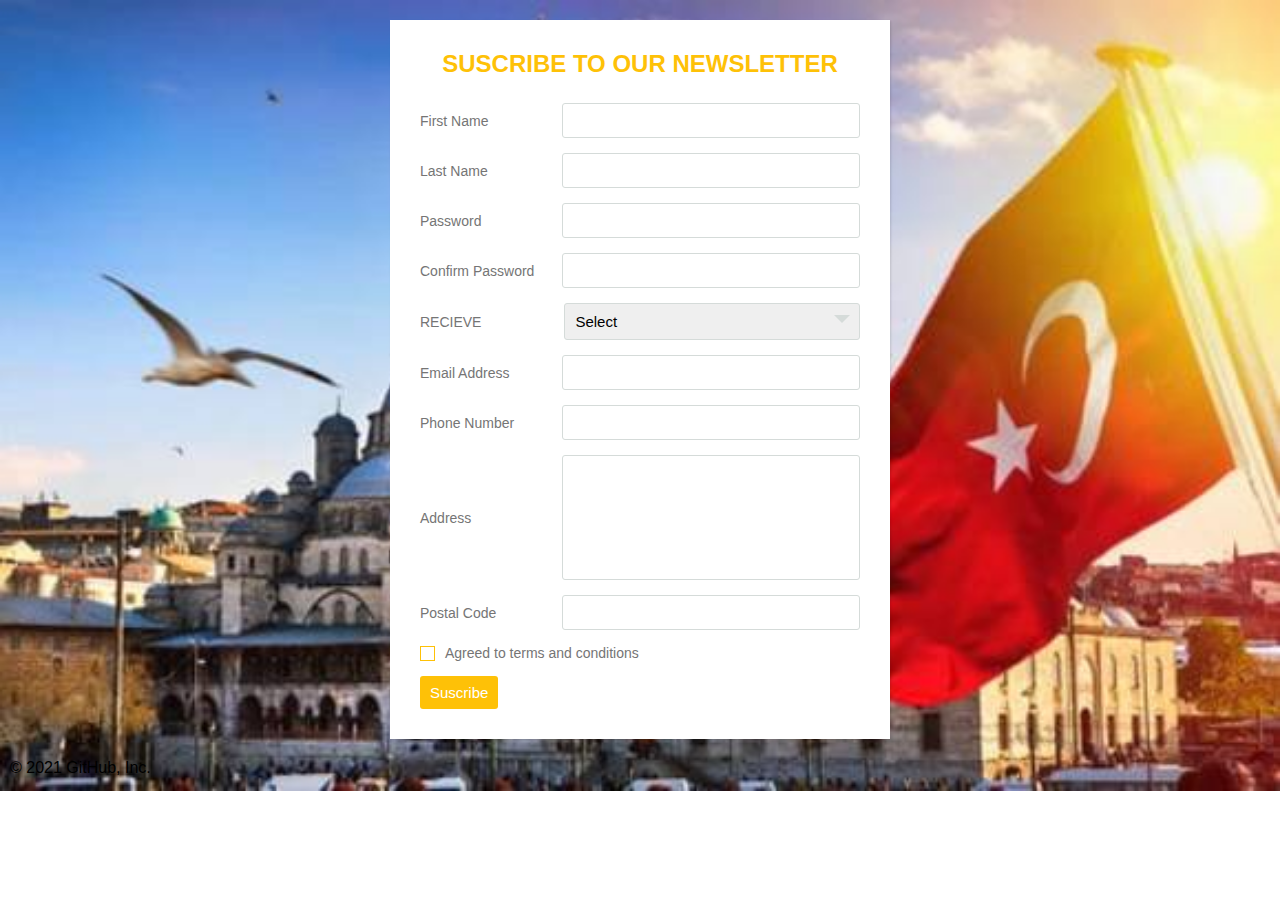
<file: connectwithus.html>
<!DOCTYPE html>
<html lang="en">
<head>
	<meta charset="UTF-8">
  <meta name="viewport" content="width=device-width, initial-scale=1.0">
	<title>connect with us</title>
	<link rel="stylesheet" href="connect.css">
</head>
<body>

<div class="wrapper">
    <div class="title">
      SUSCRIBE TO OUR NEWSLETTER
    </div>
    <div class="form">
       <div class="inputfield">
          <label>First Name</label>
          <input type="text" class="input">
       </div>  
        <div class="inputfield">
          <label>Last Name</label>
          <input type="text" class="input">
       </div>  
       <div class="inputfield">
          <label>Password</label>
          <input type="password" class="input">
       </div>  
      <div class="inputfield">
          <label>Confirm Password</label>
          <input type="password" class="input">
       </div> 
        <div class="inputfield">
          <label>RECIEVE</label>
          <div class="custom_select">
            <select>
              <option value="">Select</option>
              <option value="weekly">Weekly</option>
              <option value="monthly">Monthly</option>
            </select>
          </div>
       </div> 
        <div class="inputfield">
          <label>Email Address</label>
          <input type="text" class="input">
       </div> 
      <div class="inputfield">
          <label>Phone Number</label>
          <input type="text" class="input">
       </div> 
      <div class="inputfield">
          <label>Address</label>
          <textarea class="textarea"></textarea>
       </div> 
      <div class="inputfield">
          <label>Postal Code</label>
          <input type="text" class="input">
       </div> 
      <div class="inputfield terms">
          <label class="check">
            <input type="checkbox">
            <span class="checkmark"></span>
          </label>
          <p>Agreed to terms and conditions</p>
       </div> 
      <div class="inputfield">
        <a href="thankyou.html"><input type="submit" value="Suscribe" class="btn"></a>
      </div>
    </div>
</div>	
	
</body>
</html>
© 2021 GitHub, Inc.
</file>
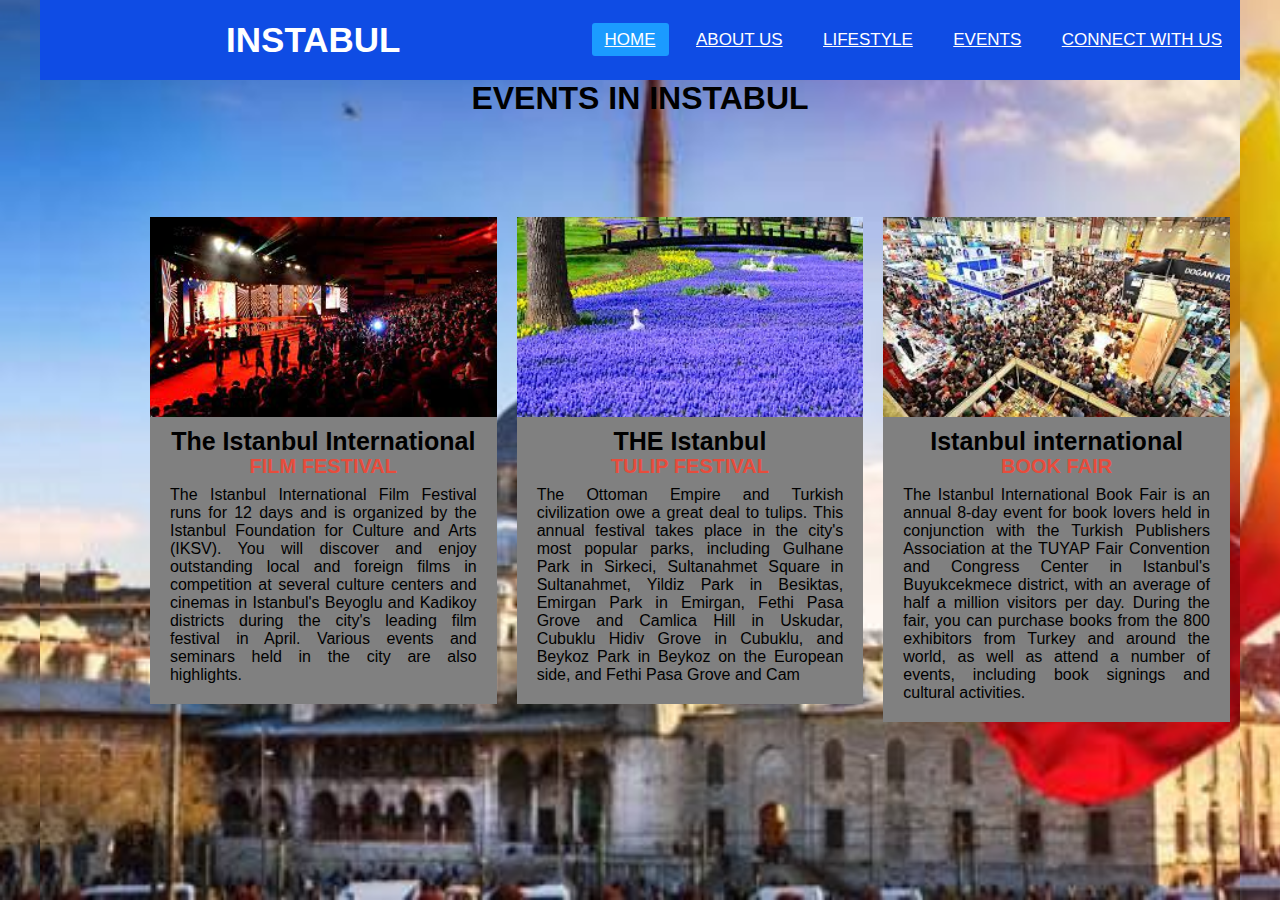
<file: events.html>
<html lang="en" dir="ltr">
   <head>
      <meta charset="utf-8">
      <title>events</title>
      <link rel="stylesheet" href="events.css">
      <script src="https://code.jquery.com/jquery-3.5.1.js"></script>
      <script src="https://cdnjs.cloudflare.com/ajax/libs/OwlCarousel2/2.3.4/owl.carousel.min.js"></script>
      <link rel="stylesheet" href="https://cdnjs.cloudflare.com/ajax/libs/OwlCarousel2/2.3.4/assets/owl.carousel.min.css">
   </head>
   <body>
      <nav>
        <label class="logo">INSTABUL</label>
        <ul>
            <li><a class="active" href="index.html">Home</a></li>
            <li><a href="#">About Us</a></li>
            <li><a href="lifestyle.html">Lifestyle</a></li>
            <li><a href="events.html">Events</a></li>
            <li><a href="connectwithus.html">Connect with us</a></li>
        </ul>
    </nav>
    </div>
    <h1>EVENTS IN INSTABUL</h1>
      <div class="slider owl-carousel">
         <div class="card">
            <div class="img">
               <img src="./images/film.jpg" alt="">
            </div>
            <div class="content">
               <div class="title">
                  The Istanbul International
               </div>
               <div class="sub-title">
                  Film Festival
               </div>
               <p>
                  The Istanbul International Film Festival runs for 12 days and is organized by the Istanbul Foundation for Culture and Arts (IKSV). You will discover and enjoy outstanding local and foreign films in competition at several culture centers and cinemas in Istanbul's Beyoglu and Kadikoy districts during the city's leading film festival in April. Various events and seminars held in the city are also highlights.
               </p>
               <div class="btn">
                  
               </div>
            </div>
         </div>
          <div class="card">
            <div class="img">
               <img src="./images/tulip.jpg" alt="">
            </div>
            <div class="content">
               <div class="title">
                  THE Istanbul
               </div>
               <div class="sub-title">
                 tulip festival
               </div>
               <p>The Ottoman Empire and Turkish civilization owe a great deal to tulips. This annual festival takes place in the city's most popular parks, including Gulhane Park in Sirkeci, Sultanahmet Square in Sultanahmet, Yildiz Park in Besiktas, Emirgan Park in Emirgan, Fethi Pasa Grove and Camlica Hill in Uskudar, Cubuklu Hidiv Grove in Cubuklu, and Beykoz Park in Beykoz on the European side, and Fethi Pasa Grove and Cam
                  
               </p>
               <div class="btn">
                  
               </div>
            </div>
         </div>
          <div class="card">
            <div class="img">
               <img src="./images/book.jpg" alt="">
            </div>
            <div class="content">
               <div class="title">
                 Istanbul international
               </div>
               <div class="sub-title">
                   book fair
               </div>
               <p>
                 The Istanbul International Book Fair is an annual 8-day event for book lovers held in conjunction with the Turkish Publishers Association at the TUYAP Fair Convention and Congress Center in Istanbul's Buyukcekmece district, with an average of half a million visitors per day. During the fair, you can purchase books from the 800 exhibitors from Turkey and around the world, as well as attend a number of events, including book signings and cultural activities.
               </p>
               <div class="btn">
                  
               </div>
            </div>
         </div>
      </div>
      <script>
         $(".slider").owlCarousel({
           loop: true,
           autoplay: true,
           autoplayTimeout: 2000, //2000ms = 2s;
           autoplayHoverPause: true,
         });
      </script>
   </body>
</html>
</file>
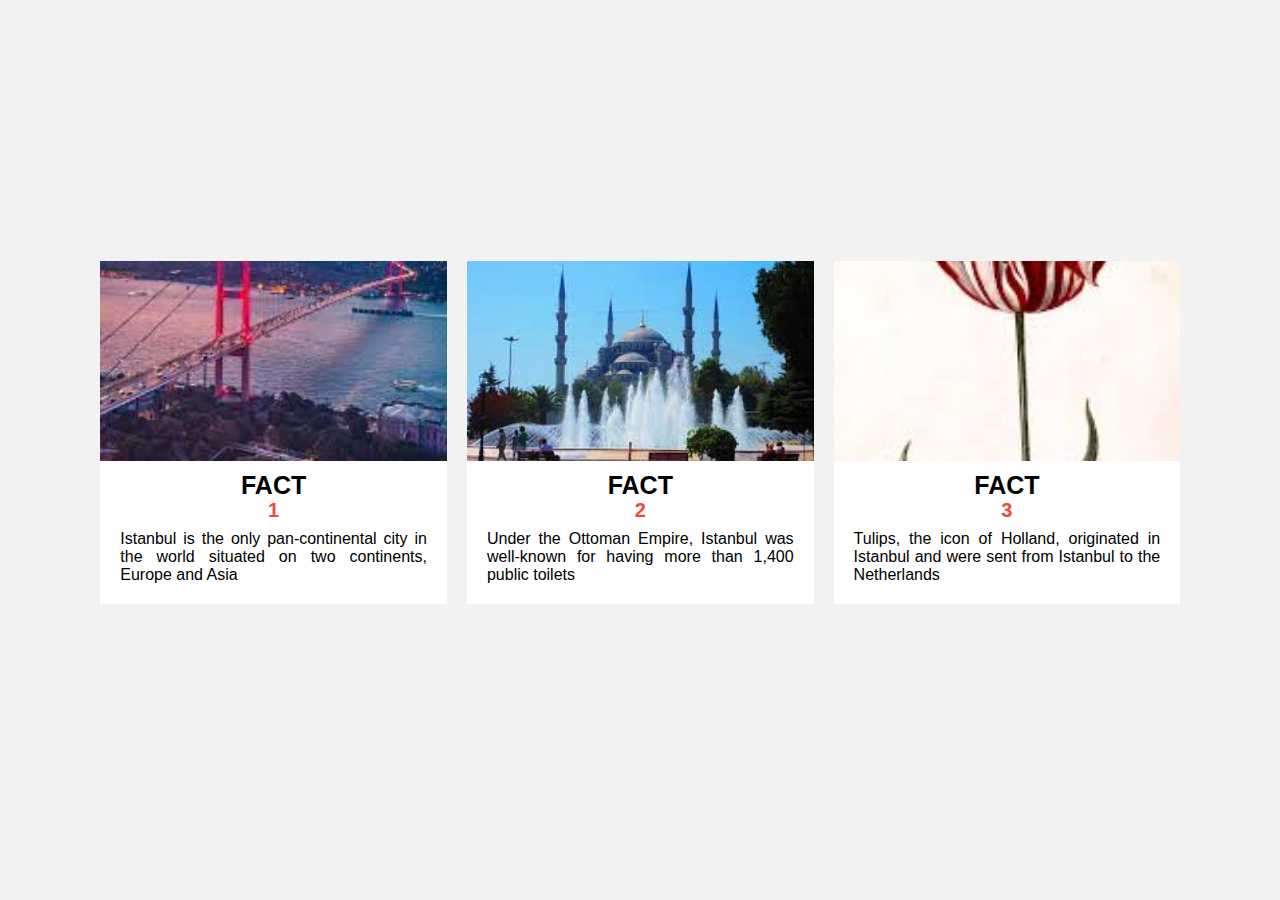
<file: facts.html>
<html lang="en" dir="ltr">
   <head>
      <meta charset="utf-8">
      <title>facts</title>
      <link rel="stylesheet" href="facts.css">
      <script src="https://code.jquery.com/jquery-3.5.1.js"></script>
      <script src="https://cdnjs.cloudflare.com/ajax/libs/OwlCarousel2/2.3.4/owl.carousel.min.js"></script>
      <link rel="stylesheet" href="https://cdnjs.cloudflare.com/ajax/libs/OwlCarousel2/2.3.4/assets/owl.carousel.min.css">
   </head>
   <body>
      <div class="slider owl-carousel">
         <div class="card">
            <div class="img">
               <img src="./images/1.jpg" alt="">
            </div>
            <div class="content">
               <div class="title">
                  FACT
               </div>
               <div class="sub-title">
                  1
               </div>
               <p>
                   Istanbul is the only pan-continental city in the world situated on two continents, Europe and Asia
               </p>
               <div class="btn">
                  
               </div>
            </div>
         </div>
         <div class="card">
            <div class="img">
               <img src="./images/2.jpg" alt="">
            </div>
            <div class="content">
               <div class="title">
                  FACT
               </div>
               <div class="sub-title">
                  2
               </div>
               <p>
                  Under the Ottoman Empire, Istanbul was well-known for having more than 1,400 public toilets
               </p>
               <div class="btn">
                  
               </div>
            </div>
         </div>
         <div class="card">
            <div class="img">
               <img src="./images/3.jpg" alt="">
            </div>
            <div class="content">
               <div class="title">
                  FACT
               </div>
               <div class="sub-title">
                  3
               </div>
               <p>
                  Tulips, the icon of Holland, originated in Istanbul and were sent from Istanbul to the Netherlands
               </p>
               <div class="btn">
                  
               </div>
            </div>
         </div>
          <div class="card">
            <div class="img">
               <img src="./images/4.jpg" alt="">
            </div>
            <div class="content">
               <div class="title">
                  FACT
               </div>
               <div class="sub-title">
                  4
               </div>
               <p>
                 The Grand Bazaar is the biggest old covered bazaar in the world, with over 3,000 shops of all kinds
               </p>
               <div class="btn">
                  
               </div>
            </div>
         </div>
          <div class="card">
            <div class="img">
               <img src="./images/5.jpg" alt="">
            </div>
            <div class="content">
               <div class="title">
                  FACT
               </div>
               <div class="sub-title">
                 5
               </div>
               <p>
                  Istanbul was once recognised as the most jam-packed city on earth, which was in 1502
               </p>
               <div class="btn">
                  
               </div>
            </div>
         </div>
          <div class="card">
            <div class="img">
               <img src="./images/6.jpg" alt="">
            </div>
            <div class="content">
               <div class="title">
                  FACT
               </div>
               <div class="sub-title">
                  6
               </div>
               <p>
                  Istanbul has the third oldest subway in the world, built in 1875. It’s 573 metres long and located in the Beyoglu district. The first subway built was in London in 1863 and the second in New York in 1868
               <div class="btn">
                  
               </div>
            </div>
         </div>
          <div class="card">
            <div class="img">
               <img src="./images/7.jpg" alt="">
            </div>
            <div class="content">
               <div class="title">
                  FACT
               </div>
               <div class="sub-title">
                  7
               </div>
               <p>
                  Istanbul is home to the most mosques in Turkey. It has around 3,113 mosques, including the historical Sultanahmet Mosque and the Süleymaniye Mosque.
               </p>
               <div class="btn">
                  
               </div>
            </div>
         </div>
          <div class="card">
            <div class="img">
               <img src="./images/8.jpg" alt="">
            </div>
            <div class="content">
               <div class="title">
                  FACT
               </div>
               <div class="sub-title">
                  8
               </div>
               <p>
                  Sultanahmet or the Old City is where most of the well-known historic sights of Istanbul are situated
               </p>
               <div class="btn">
                  
               </div>
            </div>
         </div>
          <div class="card">
            <div class="img">
               <img src="./images/9.jpg" alt="">
            </div>
            <div class="content">
               <div class="title">
                  FACT
               </div>
               <div class="sub-title">
                  9
               </div>
               <p>The Galata Tower, built in 1348 to house prisoners of war, now offers a 360-degree observing platform of the city
                  
               </p>
               <div class="btn">
                  
               </div>
            </div>
         </div>
          <div class="card">
            <div class="img">
               <img src="./images/10.jpg" alt="">
            </div>
            <div class="content">
               <div class="title">
                  FACT
               </div>
               <div class="sub-title">
                  10
               </div>
               <p>
                  While not the capital, Istanbul is Turkey’s largest city with more than 13 million people
               </p>
               <div class="btn">
                  
               </div>
            </div>
         </div>
      </div>
      <script>
         $(".slider").owlCarousel({
           loop: true,
           autoplay: true,
           autoplayTimeout: 2000, //2000ms = 2s;
           autoplayHoverPause: true,
         });
      </script>
   </body>
</html>
</file>
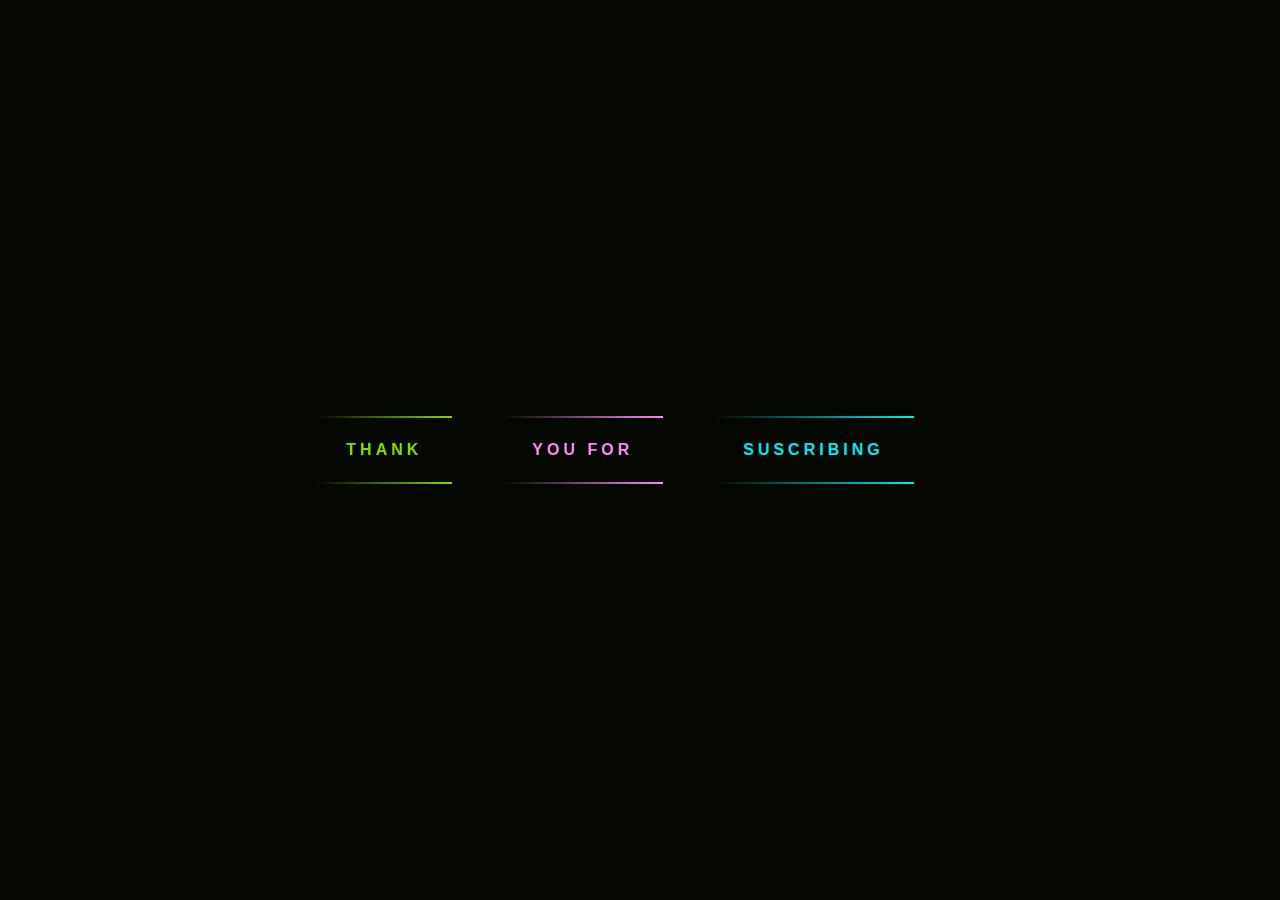
<file: thankyou.html>
<!DOCTYPE html>
<html lang="en" >
<head>
  <meta charset="UTF-8">
  <title>THANKYOU</title>
  <link rel="stylesheet" href="thankyou.css">
</head>
<body>
    <a href="#">
        <span></span>
        <span></span>
        <span></span>
        <span></span>
        THANK
    </a>
    <a href="#">
        <span></span>
        <span></span>
        <span></span>
        <span></span>
        YOU FOR
    </a>
    <a href="#">
        <span></span>
        <span></span>
        <span></span>
        <span></span>
        SUSCRIBING
    </a>

</body>
</html>
</file>
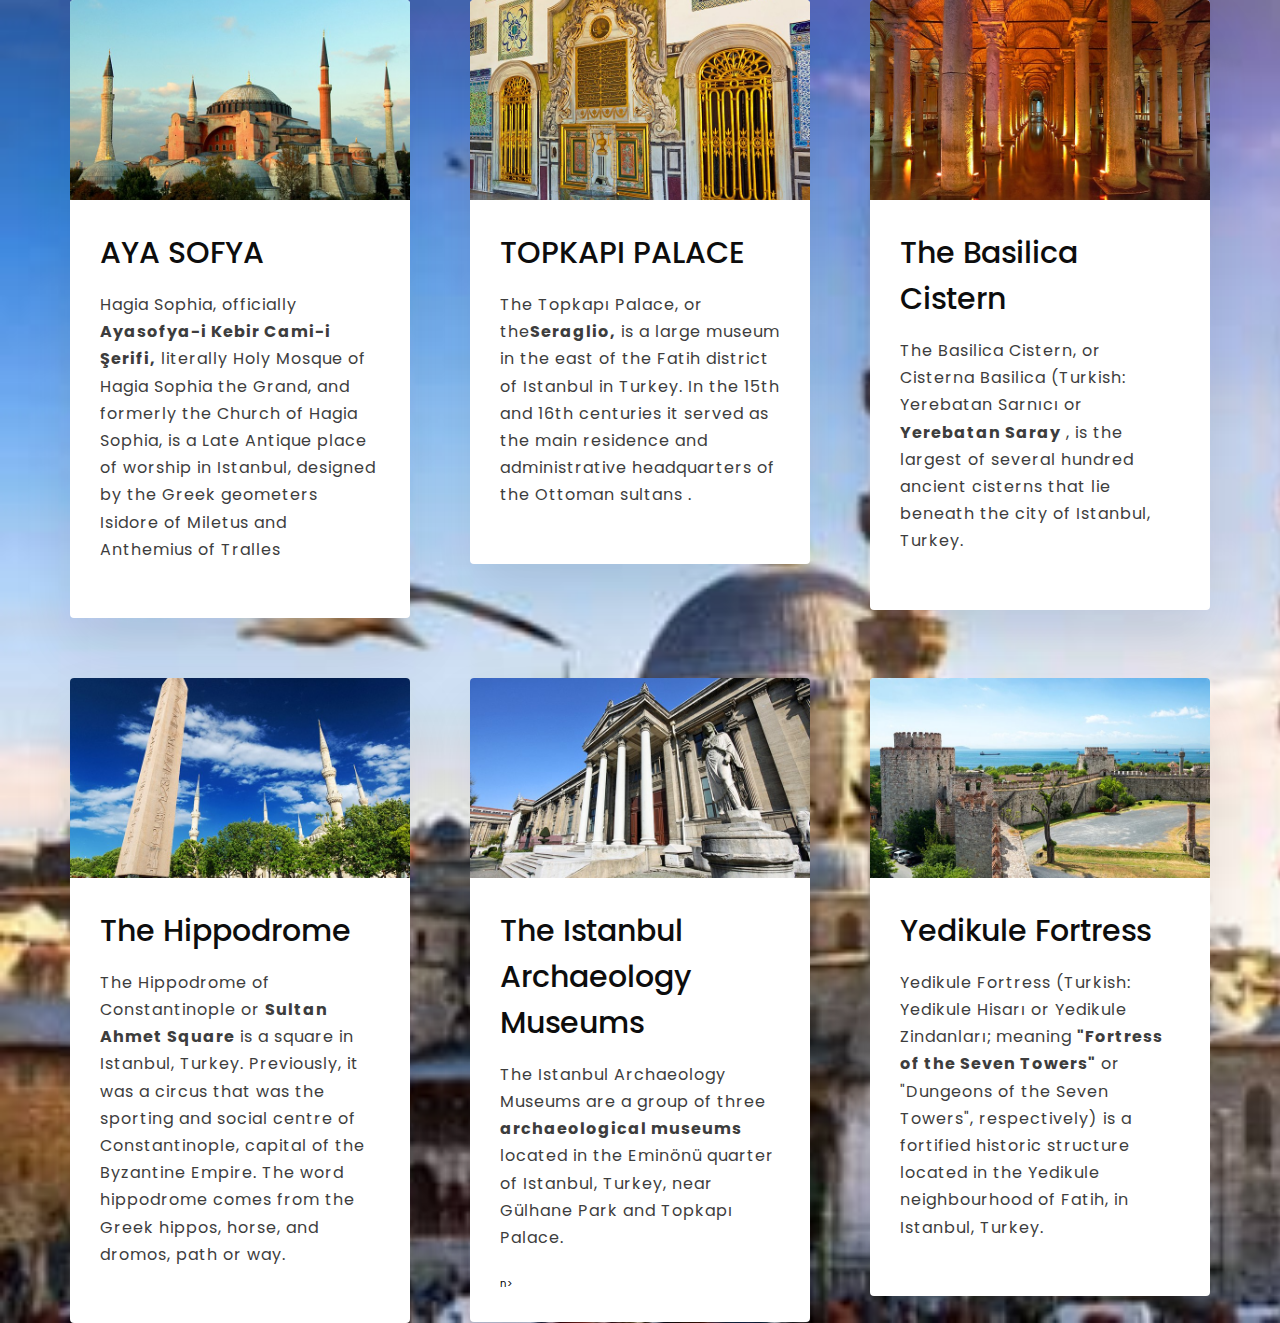
<file: tourism.html>
<!DOCTYPE html>
<html lang="en">
  <head>
    <meta charset="UTF-8" />
    <meta name="viewport" content="width=device-width, initial-scale=1.0" />
    <title>TOURIST SITES</title>

    <link rel="stylesheet" href="tourism.css" />
  </head>

  <body>
    <div class="grid">
      <div class="grid-item">
        <div class="card">
          <img class="card-img" src="./images/baoleki.jpg" alt="ayasofya" />
          <div class="card-content">
            <h1 class="card-header">AYA SOFYA</h1>
            <p class="card-text">
              Hagia Sophia, officially<strong> Ayasofya-i Kebir Cami-i Şerifi,</strong> literally Holy Mosque of Hagia Sophia the Grand, and formerly the Church of Hagia Sophia, is a Late Antique place of worship in Istanbul, designed by the Greek geometers Isidore of Miletus and Anthemius of Tralles
            </p>
            
          </div>
        </div>
      </div>
      <div class="grid-item">
        <div class="card">
          <img
            class="card-img"
            src="./images/kapi.jpg"
            alt="Grand Canyon"
          />
          <div class="card-content">
            <h1 class="card-header">TOPKAPI PALACE</h1>
            <p class="card-text">
              The Topkapı Palace, or the<strong>Seraglio,</strong>  is a large museum in the east of the Fatih district of Istanbul in Turkey. In the 15th and 16th centuries it served as the main residence and administrative headquarters of the Ottoman sultans
              .
            </p>
           
          </div>
        </div>
      </div>
      <div class="grid-item">
        <div class="card">
          <img class="card-img" src="./images/these.jpg" alt="Basilica" />
          <div class="card-content">
            <h1 class="card-header">The Basilica Cistern</h1>
            <p class="card-text">
              The Basilica Cistern, or Cisterna Basilica (Turkish: Yerebatan Sarnıcı or <strong>Yerebatan Saray</strong> , is the largest of several hundred ancient cisterns that lie beneath the city of Istanbul, Turkey.
              
            </p>
           
          </div>
        </div>
      </div>
       <div class="grid-item">
        <div class="card">
          <img class="card-img" src="./images/hippo.jpg" alt="hippodrome" />
          <div class="card-content">
            <h1 class="card-header">The Hippodrome</h1>
            <p class="card-text">
              The Hippodrome of Constantinople or <strong>Sultan Ahmet Square</strong> is a square in Istanbul, Turkey. Previously, it was a circus that was the sporting and social centre of Constantinople, capital of the Byzantine Empire. The word hippodrome comes from the Greek hippos, horse, and dromos, path or way. 
            </p>
            
          </div>
        </div>
      </div>
       <div class="grid-item">
        <div class="card">
          <img class="card-img" src="./images/meme.jpg" alt="The Istanbul Archaeology Museums" />
          <div class="card-content">
            <h1 class="card-header">The Istanbul Archaeology Museums</h1>
            <p class="card-text">
             The Istanbul Archaeology Museums are a group of three <strong>archaeological museums</strong> located in the Eminönü quarter of Istanbul, Turkey, near Gülhane Park and Topkapı Palace.
            </p>
            n>
          </div>
        </div>
      </div> <div class="grid-item">
        <div class="card">
          <img class="card-img" src="./images/peho.jpg" alt="Yedikule" />
          <div class="card-content">
            <h1 class="card-header">Yedikule Fortress</h1>
            <p class="card-text">
              Yedikule Fortress (Turkish: Yedikule Hisarı or Yedikule Zindanları; meaning <strong>"Fortress of the Seven Towers"</strong> or "Dungeons of the Seven Towers", respectively) is a fortified historic structure located in the Yedikule neighbourhood of Fatih, in Istanbul, Turkey.
            </p>
            
          </div>
        </div>
      </div>
    </div>
  </body>
</html>
</file>
<file: connect.css>
*{
  margin: 0;
  padding: 0;
  box-sizing: border-box;
  font-family: 'Montserrat', sans-serif;
}
body{
  background-image: url(./images/back.jpg);
  background-repeat: no-repeat;
  background-size: cover;
  padding: 0 10px;
}
.wrapper{
  max-width: 500px;
  width: 100%;
  background: #fff;
  margin: 20px auto;
  box-shadow: 1px 1px 2px rgba(0,0,0,0.125);
  padding: 30px;
}

.wrapper .title{
  font-size: 24px;
  font-weight: 700;
  margin-bottom: 25px;
  color: #fec107;
  text-transform: uppercase;
  text-align: center;
}

.wrapper .form{
  width: 100%;
}

.wrapper .form .inputfield{
  margin-bottom: 15px;
  display: flex;
  align-items: center;
}

.wrapper .form .inputfield label{
   width: 200px;
   color: #757575;
   margin-right: 10px;
  font-size: 14px;
}

.wrapper .form .inputfield .input,
.wrapper .form .inputfield .textarea{
  width: 100%;
  outline: none;
  border: 1px solid #d5dbd9;
  font-size: 15px;
  padding: 8px 10px;
  border-radius: 3px;
  transition: all 0.3s ease;
}

.wrapper .form .inputfield .textarea{
  width: 100%;
  height: 125px;
  resize: none;
}

.wrapper .form .inputfield .custom_select{
  position: relative;
  width: 100%;
  height: 37px;
}

.wrapper .form .inputfield .custom_select:before{
  content: "";
  position: absolute;
  top: 12px;
  right: 10px;
  border: 8px solid;
  border-color: #d5dbd9 transparent transparent transparent;
  pointer-events: none;
}

.wrapper .form .inputfield .custom_select select{
  -webkit-appearance: none;
  -moz-appearance:   none;
  appearance:        none;
  outline: none;
  width: 100%;
  height: 100%;
  border: 0px;
  padding: 8px 10px;
  font-size: 15px;
  border: 1px solid #d5dbd9;
  border-radius: 3px;
}


.wrapper .form .inputfield .input:focus,
.wrapper .form .inputfield .textarea:focus,
.wrapper .form .inputfield .custom_select select:focus{
  border: 1px solid #fec107;
}

.wrapper .form .inputfield p{
   font-size: 14px;
   color: #757575;
}
.wrapper .form .inputfield .check{
  width: 15px;
  height: 15px;
  position: relative;
  display: block;
  cursor: pointer;
}
.wrapper .form .inputfield .check input[type="checkbox"]{
  position: absolute;
  top: 0;
  left: 0;
  opacity: 0;
}
.wrapper .form .inputfield .check .checkmark{
  width: 15px;
  height: 15px;
  border: 1px solid #fec107;
  display: block;
  position: relative;
}
.wrapper .form .inputfield .check .checkmark:before{
  content: "";
  position: absolute;
  top: 1px;
  left: 2px;
  width: 5px;
  height: 2px;
  border: 2px solid;
  border-color: transparent transparent #fff #fff;
  transform: rotate(-45deg);
  display: none;
}
.wrapper .form .inputfield .check input[type="checkbox"]:checked ~ .checkmark{
  background: #fec107;
}

.wrapper .form .inputfield .check input[type="checkbox"]:checked ~ .checkmark:before{
  display: block;
}

.wrapper .form .inputfield .btn{
  width: 100%;
   padding: 8px 10px;
  font-size: 15px; 
  border: 0px;
  background:  #fec107;
  color: #fff;
  cursor: pointer;
  border-radius: 3px;
  outline: none;
}

.wrapper .form .inputfield .btn:hover{
  background: #ffd658;
}

.wrapper .form .inputfield:last-child{
  margin-bottom: 0;
}

@media (max-width:420px) {
  .wrapper .form .inputfield{
    flex-direction: column;
    align-items: flex-start;
  }
  .wrapper .form .inputfield label{
    margin-bottom: 5px;
  }
  .wrapper .form .inputfield.terms{
    flex-direction: row;
  }
}
</file>
<file: events.css>
*{
  margin: 0;
  padding: 0;
  box-sizing: border-box;
  font-family: 'Poppins', sans-serif;
}
html,body{
  place-items: center;
  text-align: center;
  background-image: url(./images/back.jpg);
  background-repeat: no-repeat;
  background-size: cover;
}
.slider{
  max-width: 1100px;
  display: inline-block;
  margin-top: 100px;
  margin-left: 100px;
}
.slider .card{
  flex: 1;
  margin: 0 10px;
  background: gray;
}
.slider .card .img{
  height: 200px;
  width: 100%;
}
.slider .card .img img{
  height: 100%;
  width: 100%;
  object-fit: cover;
}
.slider .card .content{
  padding: 10px 20px;
}
.card .content .title{
  font-size: 25px;
  font-weight: 600;
}
.card .content .sub-title{
  font-size: 20px;
  font-weight: 600;
  color: #e74c3c;
  line-height: 20px;
  text-transform: uppercase;
}
.card .content p{
  text-align: justify;
  margin: 10px 0;
}
.card .content .btn{
  display: block;
  text-align: left;
  margin: 10px 0;
}
.card .content .btn button{
  background: #e74c3c;
  color: #fff;
  border: none;
  outline: none;
  font-size: 17px;
  padding: 5px 8px;
  border-radius: 5px;
  cursor: pointer;
  transition: 0.2s;
}
.card .content .btn button:hover{
  transform: scale(0.9);
}
nav {
background: #0f4ce4;
height: 80px;
width: 100%;
}

label.logo {
    color: #fff;
    font-size: 35px;
    line-height: 80px;
    padding: 0 100px;
    font-weight: bold;
}

nav ul {
    float: right;
}

nav ul li {
    display: inline-block;
    line-height: 80px;
    margin: 0 5px;
}

nav ul li a {
    color: #fff;
    font-size: 17px;
    padding: 7px 13px;
    border-radius: 3px;
    text-transform: uppercase;
}
a.active,a:hover{
    background: #1b9bff;
}

.checkbtn {
    font-size: 30px;
    color: #fff;
    float: right;
    line-height: 80px;
    margin-right: 40px;
    cursor: pointer;
    display: none;
}
#check {
    display: none;
}
/* Responsiveness */
@media (max-width: 952px) {
    label.logo{
        font-size: 30px;
        padding-left: 50px;
    }
    nav ul li a {
        font-size: 16px;
    }
}
@media (max-width: 858px) {
    .checkbtn{
        display: block;
    }
    ul {
        position: fixed;
        width: 100%;
        height: 100vh;
        background: #1b9bff;
        top: 80px;
        left: -100%;
        text-align: center;
        transition: all .5s;
    }
    nav ul li {
        display: block;
        margin: 50px 0;
        line-height: 30px;
    }
    nav ul li a {
        font-size: 20px;
    }
    a:hover,a.active{
        background: none;
        color: #0f4ce4;
    }
    
}
</file>
<file: facts.css>
*{
  margin: 0;
  padding: 0;
  box-sizing: border-box;
  font-family: 'Poppins', sans-serif;
}
html,body{
  background-image: url(./images/back.jpg);
  background-repeat: no-repeat;
  background-size: cover;
  display: grid;
  height: 100%;
  place-items: center;
  text-align: center;
  background: #f2f2f2;
}
.slider{
  max-width: 1100px;
  display: flex;
}
.slider .card{
  flex: 1;
  margin: 0 10px;
  background: #fff;
}
.slider .card .img{
  height: 200px;
  width: 100%;
}
.slider .card .img img{
  height: 100%;
  width: 100%;
  object-fit: cover;
}
.slider .card .content{
  padding: 10px 20px;
}
.card .content .title{
  font-size: 25px;
  font-weight: 600;
}
.card .content .sub-title{
  font-size: 20px;
  font-weight: 600;
  color: #e74c3c;
  line-height: 20px;
}
.card .content p{
  text-align: justify;
  margin: 10px 0;
}
.card .content .btn{
  display: block;
  text-align: left;
  margin: 10px 0;
}
.card .content .btn button{
  background: #e74c3c;
  color: #fff;
  border: none;
  outline: none;
  font-size: 17px;
  padding: 5px 8px;
  border-radius: 5px;
  cursor: pointer;
  transition: 0.2s;
}
.card .content .btn button:hover{
  transform: scale(0.9);
}
</file>
<file: thankyou.css>
* {
  margin: 0;
  padding: 0;
  box-sizing: border-box;
}
body {
  display: flex;
  justify-content: center;
  align-items: center;
  height: 100vh;
  background: #050801;
  font-family: "Raleway", sans-serif;
  font-weight: bold;
}
a {
  position: relative;
  display: inline-block;
  padding: 25px 30px;
  margin: 40px 0;
  color: #03e9f4;
  text-decoration: none;
  text-transform: uppercase;
  transition: 0.5s;
  letter-spacing: 4px;
  overflow: hidden;
  margin-right: 50px;
}
a:hover {
  background: #03e9f4;
  color: #050801;
  box-shadow: 0 0 5px #03e9f4, 0 0 25px #03e9f4, 0 0 50px #03e9f4,
    0 0 200px #03e9f4;
  -webkit-box-reflect: below 1px linear-gradient(transparent, #0005);
}
a:nth-child(1) {
  filter: hue-rotate(270deg);
}
a:nth-child(2) {
  filter: hue-rotate(110deg);
}
a span {
  position: absolute;
  display: block;
}

a span:nth-child(1) {
  top: 0;
  left: 0;
  width: 100%;
  height: 2px;
  background: linear-gradient(90deg, transparent, #03e9f4);
  animation: animate1 1s linear infinite;
}
@keyframes animate1 {
  0% {
    left: -100%;
  }
  50%,
  100% {
    left: 100%;
  }
}
a span:nth-child(2) {
  top: -100%;
  right: 0;
  width: 2px;
  height: 100%;
  background: linear-gradient(90deg, transparent, #03e9f4);
  animation: animate2 1s linear infinite;
  animation-delay: 0.25s;
}
@keyframes animate2 {
  0% {
    top: -100%;
  }
  50%,
  100% {
    top: 100%;
  }
}

a span:nth-child(3) {
  bottom: 0;
  right: 0;
  width: 100%;
  height: 2px;
  background: linear-gradient(90deg, transparent, #03e9f4);
  animation: animate3 1s linear infinite;
  animation-delay: 0.5s;
}
@keyframes animate3 {
  0% {
    right: -100%;
  }
  50%,
  100% {
    right: 100%;
  }
}
a span:nth-child(4) {
  bottom: -100%;
  left: 0;
  width: 2px;
  height: 100%;
  background: linear-gradient(90deg, transparent, #03e9f4);
  animation: animate4 1s linear infinite;
  animation-delay: 0.75s;
}
@keyframes animate4 {
  0% {
    bottom: -100%;
  }
  50%,
  100% {
    bottom: 100%;
  }
}
</file>
<file: tourism.css>
@import url("https://fonts.googleapis.com/css?family=Poppins&display=swap");

* {
  margin: 0;
  padding: 0;
}

html {
  box-sizing: border-box;
  font-size: 62.5%;
}

body {
  background-image: url(./images/back.jpg);
  background-repeat: no-repeat;
  background-size: cover;
  font-family: "Poppins", sans-serif;
  display: flex;
  justify-content: center;
  align-items: center;
  min-height: 100vh;
}

.grid {
  display: grid;
  width: 114em;
  grid-gap: 6rem;
  grid-template-columns: repeat(auto-fit, minmax(30rem, 1fr));
  align-items: start;
}

.grid-item {
  background-color: #fff;
  border-radius: 0.4rem;
  overflow: hidden;
  box-shadow: 0 3rem 6rem rgba(0, 0, 0, 0.1);
  cursor: pointer;
  transition: 0.2s;
}

.grid-item:hover {
  transform: translateY(-0.5%);
  box-shadow: 0 4rem 8rem rgba(0, 0, 0, 0.5);
}

.card-img {
  display: block;
  width: 100%;
  height: 20rem;
  object-fit: cover;
}

.card-content {
  padding: 3rem;
}

.card-header {
  font-size: 3rem;
  font-weight: 500;
  color: #0d0d0d;
  margin-bottom: 1.5rem;
}

.card-text {
  font-size: 1.6rem;
  letter-spacing: 0.1rem;
  line-height: 1.7;
  color: #3d3d3d;
  margin-bottom: 2.5rem;
}

.card-btn {
  display: block;
  width: 100%;
  padding: 1.5rem;
  font-size: 2rem;
  text-align: center;
  color: #3363ff;
  background-color: #d8e0fd;
  border: none;
  border-radius: 0.4rem;
  transition: 0.2s;
  cursor: pointer;
  letter-spacing: 0.1rem;
}

.card-btn span {
  margin-left: 1rem;
  transition: 0.2s;
}

.card-btn:hover,
.card-btn:active {
  background-color: #c2cffc;
}

.card-btn:hover span,
.card-btn:active span {
  margin-left: 1.5rem;
}

@media only screen and (max-width: 60em) {
  body {
    padding: 3rem;
  }

  .grid {
    grid-gap: 3rem;
  }
}
</file>
